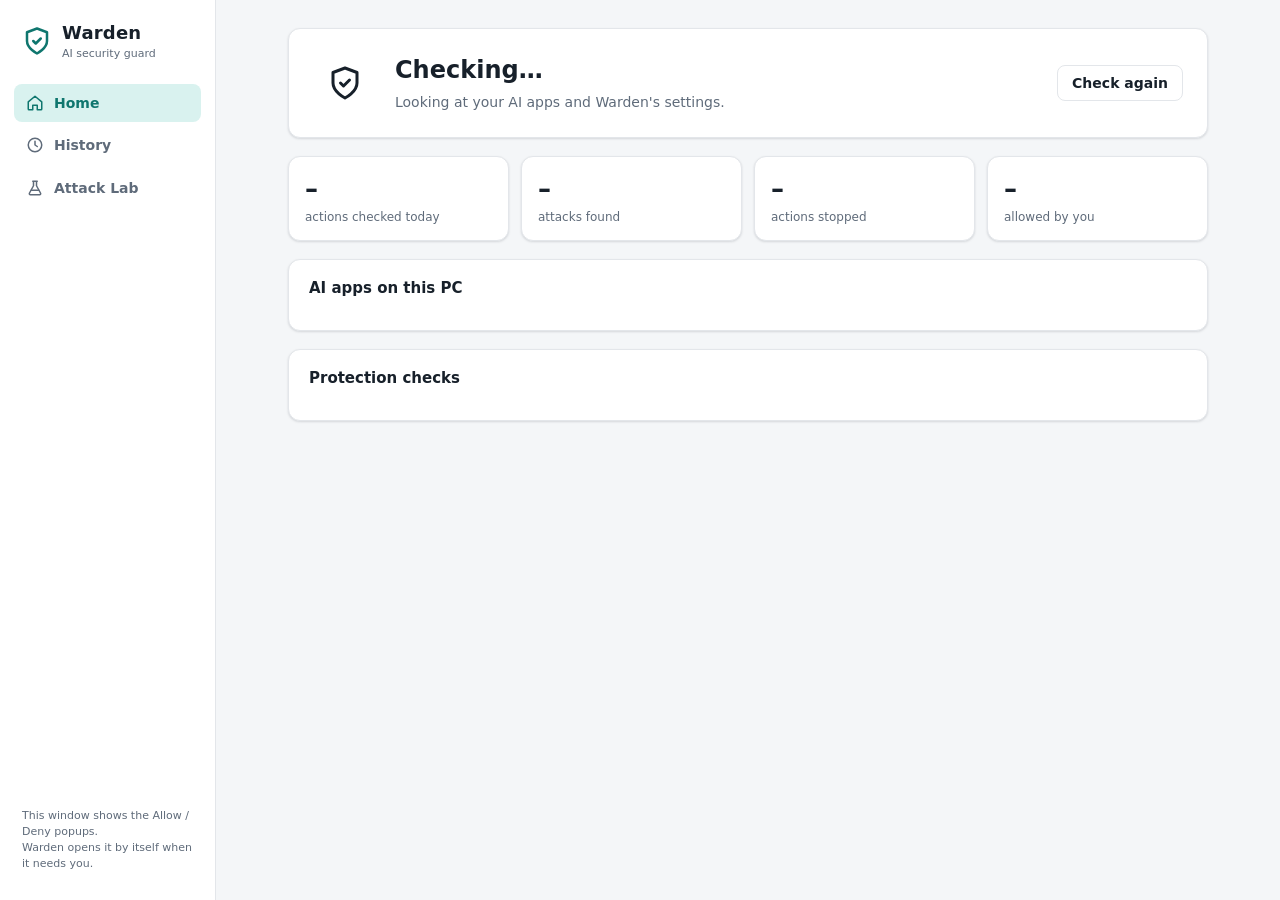
<file: ui/index.html>
<!doctype html>
<html lang="en">
<head>
  <meta charset="utf-8">
  <!-- Security: only Warden's own files may run or load here. Attacker text from
       stories is always inserted as plain text (never HTML) - see app.js. -->
  <meta http-equiv="Content-Security-Policy"
        content="default-src 'self'; script-src 'self'; style-src 'self'; img-src 'self' data:; connect-src 'self'; object-src 'none'; base-uri 'none'; form-action 'none'">
  <title>Warden</title>
  <link rel="stylesheet" href="style.css">
</head>
<body>
<div class="layout">
  <aside class="sidebar">
    <div class="brand">
      <svg viewBox="0 0 24 24" fill="none" stroke="currentColor" stroke-width="2" stroke-linecap="round" stroke-linejoin="round" aria-hidden="true"><path d="M12 22s8-4 8-10V5l-8-3-8 3v7c0 6 8 10 8 10z"/><path d="M9 12l2 2 4-4"/></svg>
      <div>
        <div class="brand-name">Warden</div>
        <div class="brand-tag">AI security guard</div>
      </div>
    </div>
    <button class="nav active" data-page="home">
      <svg viewBox="0 0 24 24" fill="none" stroke="currentColor" stroke-width="2" stroke-linecap="round" stroke-linejoin="round"><path d="M3 10.5L12 3l9 7.5V20a1 1 0 0 1-1 1h-5v-6H9v6H4a1 1 0 0 1-1-1z"/></svg>
      Home
    </button>
    <button class="nav" data-page="history">
      <svg viewBox="0 0 24 24" fill="none" stroke="currentColor" stroke-width="2" stroke-linecap="round" stroke-linejoin="round"><circle cx="12" cy="12" r="9"/><path d="M12 7v5l3 2"/></svg>
      History
    </button>
    <button class="nav" data-page="lab">
      <svg viewBox="0 0 24 24" fill="none" stroke="currentColor" stroke-width="2" stroke-linecap="round" stroke-linejoin="round"><path d="M9 3h6M10 3v6L4.5 19A1.5 1.5 0 0 0 5.8 21h12.4a1.5 1.5 0 0 0 1.3-2L14 9V3"/><path d="M7 15h10"/></svg>
      Attack Lab
    </button>
    <div class="sidebar-foot">This window shows the Allow / Deny popups.<br>Warden opens it by itself when it needs you.</div>
  </aside>

  <main>
    <!-- ================= HOME ================= -->
    <section class="page" id="page-home">
      <div class="card hero" id="hero">
        <div class="hero-icon">
          <svg viewBox="0 0 24 24" fill="none" stroke="currentColor" stroke-width="2" stroke-linecap="round" stroke-linejoin="round"><path d="M12 22s8-4 8-10V5l-8-3-8 3v7c0 6 8 10 8 10z"/><path id="hero-mark" d="M9 12l2 2 4-4"/></svg>
        </div>
        <div>
          <h1 id="headline">Checking…</h1>
          <p id="subline">Looking at your AI apps and Warden's settings.</p>
        </div>
        <div class="spacer"></div>
        <button class="btn" id="recheck">Check again</button>
      </div>

      <div class="stats">
        <div class="card stat"><div class="stat-value" id="stat-actions">–</div><div class="stat-label">actions checked today</div></div>
        <div class="card stat"><div class="stat-value" id="stat-attacks">–</div><div class="stat-label">attacks found</div></div>
        <div class="card stat"><div class="stat-value" id="stat-blocked">–</div><div class="stat-label">actions stopped</div></div>
        <div class="card stat"><div class="stat-value" id="stat-allowed">–</div><div class="stat-label">allowed by you</div></div>
      </div>

      <!-- Rug pull: tools whose description changed. Hidden from the AI until the user trusts them. -->
      <div class="card" id="changed-card" hidden>
        <h2>Tools that changed their instructions</h2>
        <p class="muted small flush">Warden hid these tools from your AI. Only trust a change you expected, for example
          right after you updated that tool. Then restart your AI app.</p>
        <div class="rows" id="changed"></div>
      </div>

      <div class="card">
        <h2>AI apps on this PC</h2>
        <div class="rows" id="apps"></div>
      </div>

      <div class="card">
        <h2>Protection checks</h2>
        <div class="rows" id="checks"></div>
      </div>
    </section>

    <!-- ================= HISTORY ================= -->
    <section class="page" id="page-history" hidden>
      <div class="toolbar">
        <h1 class="page-title">History</h1>
        <div class="segmented" id="history-filter">
          <button class="active" data-all="0">When Warden stepped in</button>
          <button data-all="1">Everything</button>
        </div>
      </div>
      <div class="events" id="events"></div>
    </section>

    <!-- ================= ATTACK LAB ================= -->
    <section class="page" id="page-lab" hidden>
      <h1 class="page-title">Attack Lab</h1>
      <div class="card">
        <p class="flush">Runs safe, fake attacks (hidden emails, poisoned web pages, tricks in Arabic, Hindi, Urdu…)
          through Warden and shows how many it stops. Nothing real is touched.</p>
        <div class="lab-controls">
          <button class="btn primary" id="lab-run">Run Attack Lab</button>
          <label class="switch"><input type="checkbox" id="lab-ai"> Include the AI check <span class="muted small">(slower, needs Ollama)</span></label>
        </div>
        <div class="progress spaced" id="lab-progress" hidden><div></div></div>
      </div>
      <div class="score" id="lab-score" hidden>
        <div class="card stat"><div class="stat-value" id="score-stopped">–</div><div class="stat-label">attacks stopped</div></div>
        <div class="card stat"><div class="stat-value" id="score-blocked">–</div><div class="stat-label">blocked outright</div></div>
        <div class="card stat"><div class="stat-value" id="score-missed">–</div><div class="stat-label">attacks missed</div></div>
        <div class="card stat"><div class="stat-value" id="score-safe">–</div><div class="stat-label">safe actions allowed</div></div>
      </div>
      <div class="card">
        <details id="lab-details">
          <summary>Every scenario</summary>
          <pre class="output" id="lab-output">Not run yet.</pre>
        </details>
      </div>
    </section>
  </main>
</div>

<!-- Confirmation dialog for Protect / Unprotect -->
<div class="modal-backdrop" id="modal" hidden>
  <div class="card modal">
    <h2 id="modal-title"></h2>
    <div id="modal-body"></div>
    <div class="modal-actions">
      <button class="btn" id="modal-cancel">Cancel</button>
      <button class="btn primary" id="modal-ok">Continue</button>
    </div>
  </div>
</div>

<script src="demo.js"></script>
<script src="app.js"></script>
</body>
</html>
</file>
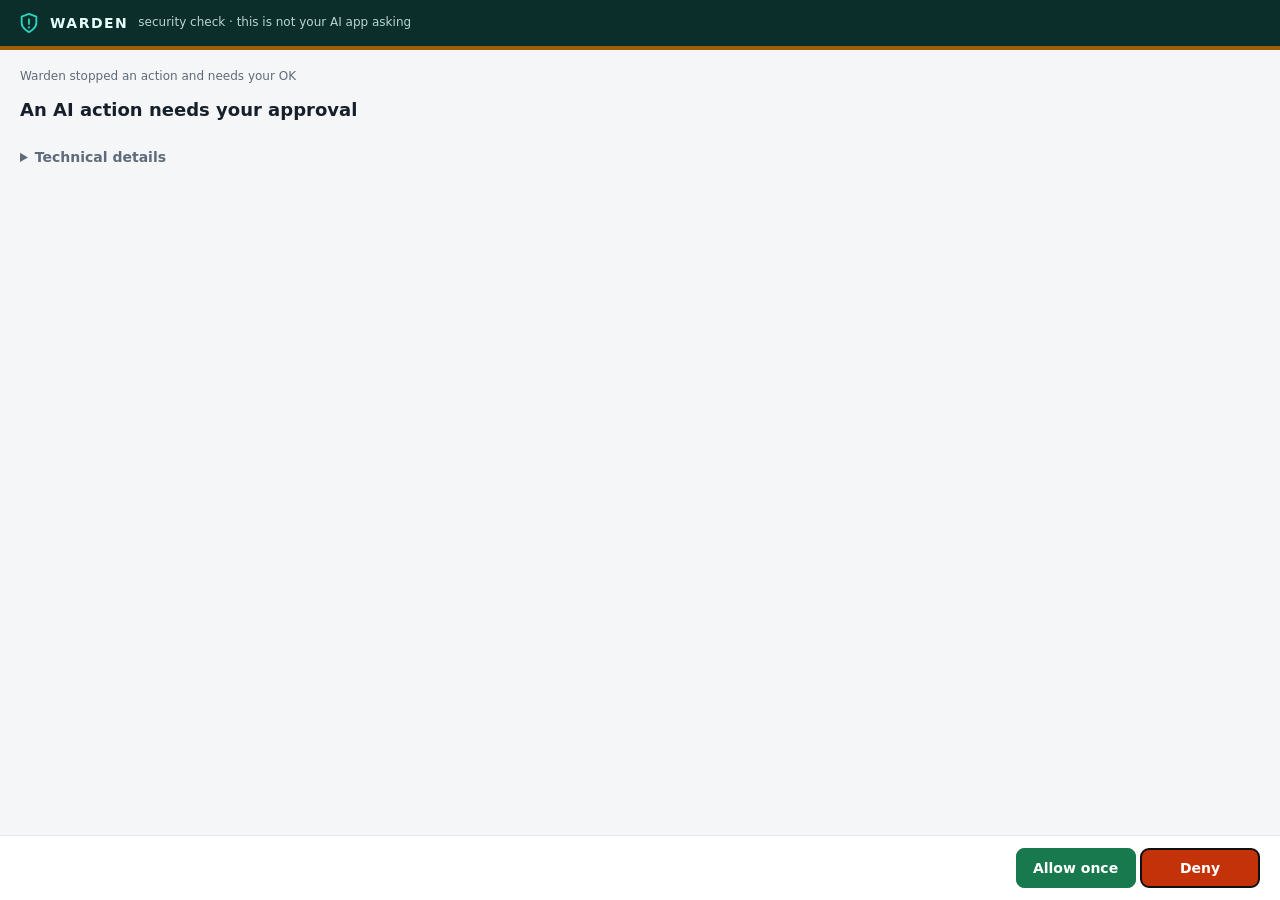
<file: ui/approval.html>
<!doctype html>
<html lang="en">
<head>
  <meta charset="utf-8">
  <meta http-equiv="Content-Security-Policy"
        content="default-src 'self'; script-src 'self'; style-src 'self'; img-src 'self' data:; connect-src 'self'; object-src 'none'; base-uri 'none'; form-action 'none'">
  <title>Warden - your approval is needed</title>
  <link rel="stylesheet" href="style.css">
</head>
<body>
<div class="approval">
  <!-- A dark Warden bar, so this never looks like the AI app's own permission prompt. -->
  <div class="approval-bar">
    <svg viewBox="0 0 24 24" fill="none" stroke="currentColor" stroke-width="2" stroke-linecap="round" stroke-linejoin="round" aria-hidden="true"><path d="M12 22s8-4 8-10V5l-8-3-8 3v7c0 6 8 10 8 10z"/><path d="M12 8v5M12 16.5v.5"/></svg>
    <b>WARDEN</b>
    <span>security check · this is not your AI app asking</span>
  </div>
  <div class="countdown"><div id="countdown-bar"></div></div>

  <div class="approval-body">
    <div class="muted small">Warden stopped an action and needs your OK</div>
    <h1 id="title" dir="auto">An AI action needs your approval</h1>
    <p class="story flush" id="story" dir="auto"></p>
    <details>
      <summary>Technical details</summary>
      <div class="details" id="details"></div>
    </details>
  </div>

  <div class="approval-foot">
    <span class="muted small" id="countdown-text"></span>
    <div>
      <button class="btn go" id="allow">Allow once</button>
      <button class="btn danger" id="deny" autofocus>Deny</button>
    </div>
  </div>
</div>
<script src="approval.js"></script>
</body>
</html>
</file>
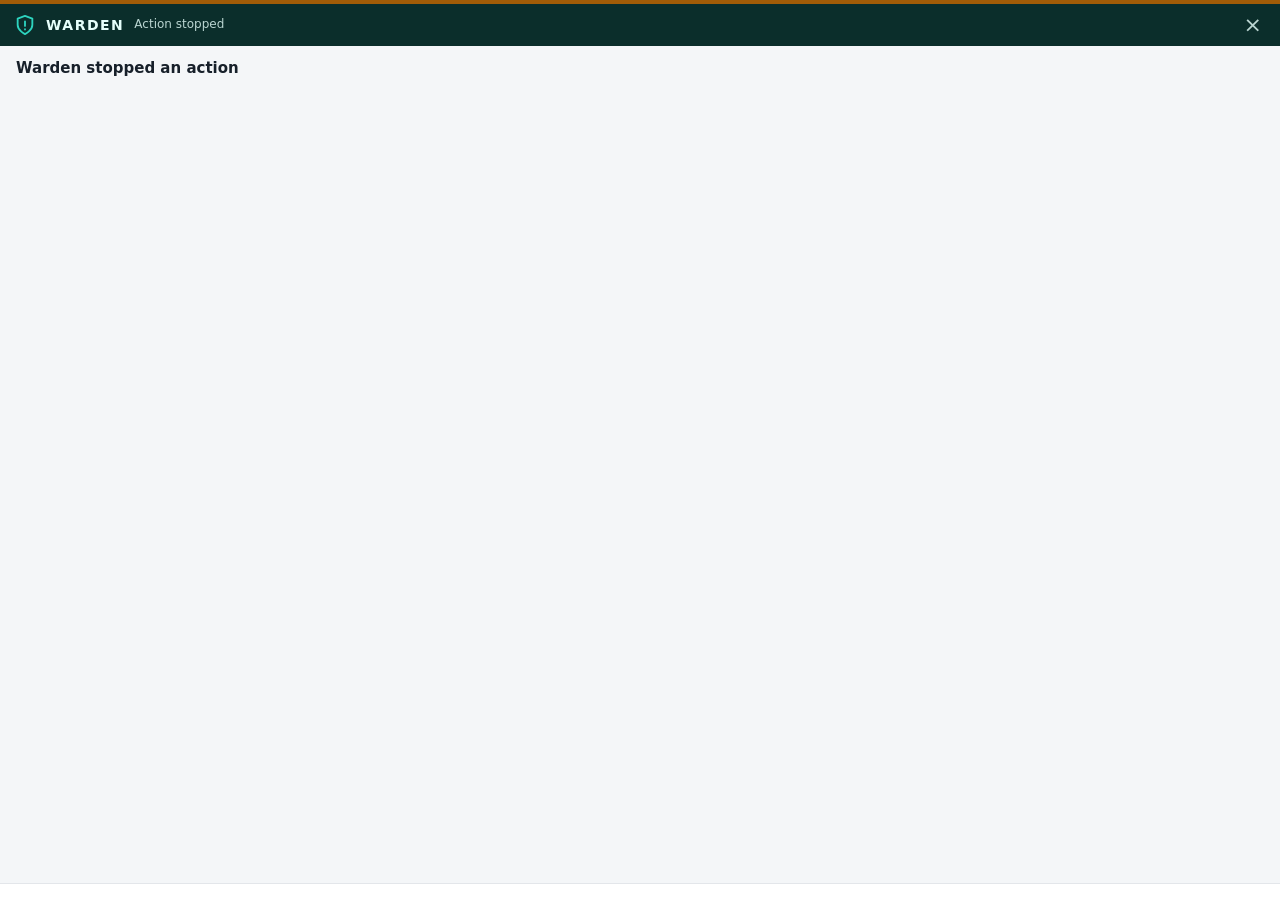
<file: ui/notice.html>
<!doctype html>
<html lang="en">
<head>
  <meta charset="utf-8">
  <meta http-equiv="Content-Security-Policy"
        content="default-src 'self'; script-src 'self'; style-src 'self'; img-src 'self' data:; connect-src 'self'; object-src 'none'; base-uri 'none'; form-action 'none'">
  <title>Warden notice</title>
  <link rel="stylesheet" href="style.css">
</head>
<body>
<!-- A small "Warden noticed something" window. It only shows text: nothing can be approved here. -->
<div class="notice" id="notice">
  <div class="approval-bar">
    <svg viewBox="0 0 24 24" fill="none" stroke="currentColor" stroke-width="2" stroke-linecap="round" stroke-linejoin="round" aria-hidden="true"><path d="M12 22s8-4 8-10V5l-8-3-8 3v7c0 6 8 10 8 10z"/><path d="M12 8v5M12 16.5v.5"/></svg>
    <b>WARDEN</b>
    <span id="kind">Action stopped</span>
    <button class="notice-x" id="close" title="Close" aria-label="Close">&times;</button>
  </div>
  <div class="notice-body">
    <h1 id="title" dir="auto">Warden stopped an action</h1>
    <p class="story flush" id="story" dir="auto"></p>
  </div>
  <div class="notice-foot muted small" id="source"></div>
</div>
<script src="notice.js"></script>
</body>
</html>
</file>
<file: ui/style.css>
/* Warden App - shared styles for the main window and the approval popup.
   Colours follow Windows light/dark mode automatically. */

:root {
  --bg: #f4f6f8;
  --surface: #ffffff;
  --surface-2: #f0f2f5;
  --border: #e3e6ea;
  --text: #17202a;
  --muted: #5f6b7a;
  --accent: #0f766e;          /* Warden teal */
  --accent-soft: #d9f2ef;
  --green: #18794e;  --green-soft: #ddf3e6;
  --amber: #a15c07;  --amber-soft: #fdf0d5;
  --red: #c4320a;    --red-soft: #fde4dc;
  --grey-soft: #eceff2;
  --shadow: 0 1px 2px rgba(16, 24, 40, .06), 0 1px 3px rgba(16, 24, 40, .08);
  --radius: 12px;
  color-scheme: light dark;
}

@media (prefers-color-scheme: dark) {
  :root {
    --bg: #0e1116;
    --surface: #161b22;
    --surface-2: #1c222b;
    --border: #2a313c;
    --text: #e6e9ee;
    --muted: #96a0ad;
    --accent: #2dd4bf;
    --accent-soft: #123a37;
    --green: #3fb950;  --green-soft: #12301d;
    --amber: #e3b341;  --amber-soft: #3a2c0b;
    --red: #ff7b72;    --red-soft: #3d1716;
    --grey-soft: #222833;
    --shadow: none;
  }
}

* { box-sizing: border-box; }
html, body { margin: 0; height: 100%; }
body {
  font-family: "Segoe UI Variable Text", "Segoe UI", system-ui, sans-serif;
  font-size: 14px;
  line-height: 1.45;
  background: var(--bg);
  color: var(--text);
  -webkit-font-smoothing: antialiased;
}
button { font: inherit; color: inherit; }
.muted { color: var(--muted); }
.small { font-size: 12px; }
[hidden] { display: none !important; }
.flush { margin-top: 0; }
.spaced { margin-top: 14px; }

/* ---------- Layout ---------- */
.layout { display: grid; grid-template-columns: 216px 1fr; height: 100vh; }

.sidebar {
  background: var(--surface);
  border-right: 1px solid var(--border);
  padding: 20px 14px;
  display: flex;
  flex-direction: column;
  gap: 4px;
}
.brand { display: flex; align-items: center; gap: 10px; padding: 0 8px 18px; }
.brand svg { width: 30px; height: 30px; color: var(--accent); }
.brand-name { font-size: 18px; font-weight: 700; letter-spacing: .2px; }
.brand-tag { font-size: 11px; color: var(--muted); }

.nav {
  display: flex; align-items: center; gap: 10px;
  width: 100%; padding: 9px 12px;
  border: 0; border-radius: 8px; background: transparent;
  text-align: left; cursor: pointer; color: var(--muted); font-weight: 600;
}
.nav svg { width: 18px; height: 18px; flex: none; }
.nav:hover { background: var(--surface-2); color: var(--text); }
.nav.active { background: var(--accent-soft); color: var(--accent); }
.sidebar-foot { margin-top: auto; padding: 8px; font-size: 11px; color: var(--muted); }

main { overflow-y: auto; padding: 28px 32px 40px; }
.page { max-width: 920px; margin: 0 auto; display: flex; flex-direction: column; gap: 18px; }
.page-title { font-size: 22px; font-weight: 700; margin: 0; }

/* ---------- Cards ---------- */
.card {
  background: var(--surface);
  border: 1px solid var(--border);
  border-radius: var(--radius);
  box-shadow: var(--shadow);
  padding: 18px 20px;
}
.card h2 { font-size: 15px; margin: 0 0 12px; }

/* Hero status */
.hero { display: flex; align-items: center; gap: 18px; padding: 22px 24px; }
.hero-icon {
  width: 64px; height: 64px; border-radius: 16px; flex: none;
  display: grid; place-items: center;
}
.hero-icon svg { width: 36px; height: 36px; }
.hero h1 { font-size: 24px; margin: 0; }
.hero p { margin: 4px 0 0; color: var(--muted); }
.hero .spacer { flex: 1; }
.state-ok   .hero-icon { background: var(--green-soft); color: var(--green); }
.state-warn .hero-icon { background: var(--amber-soft); color: var(--amber); }
.state-bad  .hero-icon { background: var(--red-soft);   color: var(--red); }
.state-ok   h1 { color: var(--green); }
.state-warn h1 { color: var(--amber); }
.state-bad  h1 { color: var(--red); }

/* Stat tiles */
.stats { display: grid; grid-template-columns: repeat(4, 1fr); gap: 12px; }
.stat { padding: 14px 16px; }
.stat-value { font-size: 26px; font-weight: 700; }
.stat-label { color: var(--muted); font-size: 12px; }

/* Check rows */
.rows { display: flex; flex-direction: column; }
.row {
  display: flex; align-items: center; gap: 12px;
  padding: 10px 0; border-top: 1px solid var(--border);
}
.row:first-child { border-top: 0; padding-top: 0; }
.row:last-child { padding-bottom: 0; }
.dot {
  width: 22px; height: 22px; border-radius: 50%; flex: none;
  display: grid; place-items: center; font-size: 12px; font-weight: 700;
}
.dot.ok   { background: var(--green-soft); color: var(--green); }
.dot.bad  { background: var(--red-soft);   color: var(--red); }
.dot.none { background: var(--grey-soft);  color: var(--muted); }
.row-main { flex: 1; min-width: 0; }
.row-title { font-weight: 600; }
.row-sub { color: var(--muted); font-size: 12px; overflow: hidden; text-overflow: ellipsis; white-space: nowrap; }

/* Pills / badges */
.pill {
  display: inline-block; padding: 2px 9px; border-radius: 999px;
  font-size: 11px; font-weight: 700; letter-spacing: .3px; white-space: nowrap;
}
.pill.ok    { background: var(--green-soft); color: var(--green); }
.pill.warn  { background: var(--amber-soft); color: var(--amber); }
.pill.bad   { background: var(--red-soft);   color: var(--red); }
.pill.none  { background: var(--grey-soft);  color: var(--muted); }
.pill.info  { background: var(--accent-soft); color: var(--accent); }

/* Buttons */
.btn {
  border: 1px solid var(--border); background: var(--surface);
  padding: 7px 14px; border-radius: 8px; cursor: pointer; font-weight: 600;
}
.btn:hover { background: var(--surface-2); }
.btn:disabled { opacity: .5; cursor: default; }
.btn.primary { background: var(--accent); border-color: var(--accent); color: #fff; }
.btn.primary:hover { filter: brightness(1.08); }
.btn.danger { background: var(--red); border-color: var(--red); color: #fff; }
.btn.go { background: var(--green); border-color: var(--green); color: #fff; }
@media (prefers-color-scheme: dark) {
  .btn.primary, .btn.go, .btn.danger { color: #0e1116; }
}

/* Toggles */
.switch { display: inline-flex; align-items: center; gap: 8px; cursor: pointer; user-select: none; }
.switch input { width: 34px; height: 18px; accent-color: var(--accent); }
.segmented { display: inline-flex; background: var(--surface-2); border-radius: 8px; padding: 3px; }
.segmented button { border: 0; background: transparent; padding: 5px 12px; border-radius: 6px; cursor: pointer; color: var(--muted); font-weight: 600; }
.segmented button.active { background: var(--surface); color: var(--text); box-shadow: var(--shadow); }

/* ---------- History ---------- */
.toolbar { display: flex; align-items: center; justify-content: space-between; gap: 12px; }
.events { display: flex; flex-direction: column; gap: 8px; }
.event { padding: 0; overflow: hidden; }
.event-head {
  display: flex; align-items: center; gap: 12px; width: 100%;
  padding: 12px 16px; border: 0; background: transparent; cursor: pointer; text-align: left;
}
.event-head:hover { background: var(--surface-2); }
.event-title { flex: 1; min-width: 0; font-weight: 600; overflow: hidden; text-overflow: ellipsis; white-space: nowrap; }
.event-time { color: var(--muted); font-size: 12px; white-space: nowrap; }
.event-body { padding: 0 16px 14px 16px; }
.story { margin: 0; white-space: pre-wrap; unicode-bidi: plaintext; }
.details {
  margin-top: 10px; padding: 8px 10px; border-radius: 8px; background: var(--surface-2);
  font-family: "Cascadia Mono", Consolas, monospace; font-size: 12px; color: var(--muted);
  white-space: pre-wrap; word-break: break-all;
}
.empty { text-align: center; color: var(--muted); padding: 40px 0; }

/* ---------- Attack Lab ---------- */
.lab-controls { display: flex; align-items: center; gap: 16px; flex-wrap: wrap; }
.score { display: grid; grid-template-columns: repeat(4, 1fr); gap: 12px; }
.progress { height: 6px; border-radius: 99px; background: var(--surface-2); overflow: hidden; }
.progress > div { height: 100%; width: 40%; background: var(--accent); border-radius: 99px; animation: slide 1.2s ease-in-out infinite; }
@keyframes slide { from { transform: translateX(-100%); } to { transform: translateX(260%); } }
pre.output {
  margin: 0; max-height: 300px; overflow: auto; padding: 12px; border-radius: 8px;
  background: var(--surface-2); font-family: "Cascadia Mono", Consolas, monospace; font-size: 12px;
}
details summary { cursor: pointer; color: var(--muted); font-weight: 600; }

/* ---------- Modal ---------- */
.modal-backdrop {
  position: fixed; inset: 0; background: rgba(0, 0, 0, .45);
  display: grid; place-items: center; padding: 20px;
}
.modal { max-width: 460px; width: 100%; }
.modal h2 { font-size: 17px; }
.modal ol { margin: 8px 0 0; padding-left: 20px; }
.modal-actions { display: flex; justify-content: flex-end; gap: 8px; margin-top: 18px; }

/* ---------- Approval popup ---------- */
.approval { display: flex; flex-direction: column; height: 100vh; }
.approval-bar {
  display: flex; align-items: center; gap: 10px;
  padding: 12px 18px; background: #0b2e2b; color: #e6fffb;
}
.approval-bar svg { width: 22px; height: 22px; color: #2dd4bf; }
.approval-bar b { letter-spacing: 1.5px; }
.approval-bar span { font-size: 12px; opacity: .8; }
.approval-body { flex: 1; overflow-y: auto; padding: 18px 20px; display: flex; flex-direction: column; gap: 12px; }
.approval-body h1 { font-size: 18px; margin: 0; unicode-bidi: plaintext; }
.countdown { height: 4px; background: var(--surface-2); }
.countdown > div { height: 100%; background: var(--amber); transition: width 1s linear; }
.approval-foot {
  display: flex; align-items: center; justify-content: space-between; gap: 8px;
  padding: 12px 20px; border-top: 1px solid var(--border); background: var(--surface);
}
.approval-foot .btn { min-width: 120px; padding: 9px 16px; }

/* ---------- Notice window (attack found / action stopped) ---------- */
.notice { display: flex; flex-direction: column; height: 100vh; border-top: 4px solid var(--amber); }
.notice.is-attack { border-top-color: #e5484d; }
.notice .approval-bar { padding: 10px 14px; }
.notice-x {
  margin-left: auto; background: none; border: 0; color: inherit;
  font-size: 22px; line-height: 1; cursor: pointer; opacity: .8; padding: 0 4px;
}
.notice-x:hover { opacity: 1; }
.notice-body { flex: 1; overflow-y: auto; padding: 12px 16px; display: flex; flex-direction: column; gap: 8px; }
.notice-body h1 { font-size: 15px; margin: 0; unicode-bidi: plaintext; }
.notice-body .story { font-size: 13px; }
.notice-foot { padding: 8px 16px; border-top: 1px solid var(--border); background: var(--surface); }
</file>
